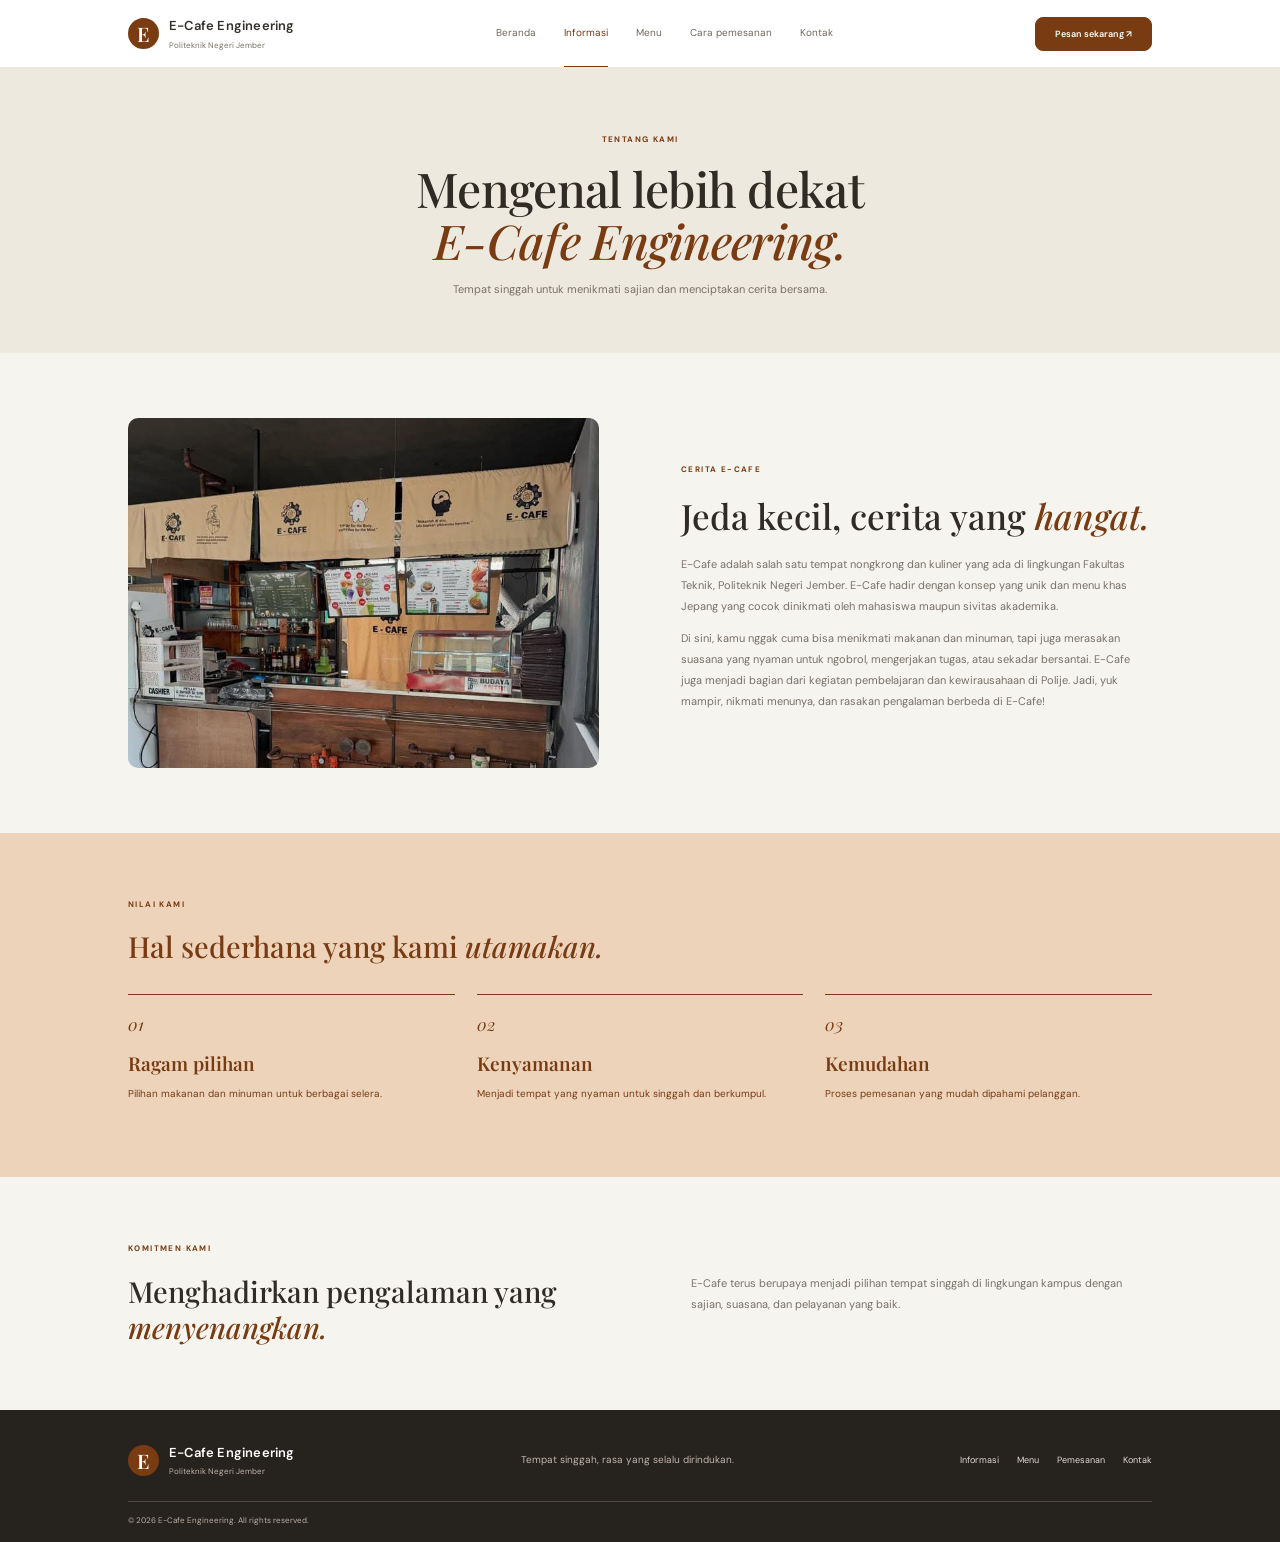
<file: informasi.html>
<!DOCTYPE html>
<html lang="id">

<head>
    <meta charset="UTF-8">
    <meta name="viewport" content="width=device-width, initial-scale=1.0">

    <meta name="description" content="Informasi - E-Cafe Engineering, Politeknik Negeri Jember.">

    <title>Informasi | E-Cafe Engineering</title>

    <link rel="stylesheet" href="css/style.css">
    <script src="js/main.js" defer></script>
</head>

<body>

    <!-- HEADER -->
    <header class="header">

        <a class="brand" href="index.html">
            <span class="brand-symbol">E</span>

            <span>
                <strong>E-Cafe Engineering</strong>
                <small>Politeknik Negeri Jember</small>
            </span>
        </a>

        <button class="nav-toggle" aria-label="Buka menu" aria-expanded="false">
            ☰
        </button>

        <nav class="navigation">
            <a href="index.html">Beranda</a>
            <a class="active" href="informasi.html">Informasi</a>
            <a href="menu.html">Menu</a>
            <a href="pemesanan.html">Cara pemesanan</a>
            <a href="kontak.html">Kontak</a>
        </nav>

        <a class="button button-small header-cta" href="menu.html">
            Pesan sekarang ↗
        </a>

    </header>


    <!-- MAIN CONTENT -->
    <main>

        <!-- PAGE HEADING -->
        <section class="page-heading">

            <p class="eyebrow">TENTANG KAMI</p>

            <h1>
                Mengenal lebih dekat<br>
                <em>E-Cafe Engineering.</em>
            </h1>

            <p>
                Tempat singgah untuk menikmati sajian dan menciptakan
                cerita bersama.
            </p>

        </section>


        <!-- ABOUT E-CAFE -->
        <section class="section about-grid">

            <div class="about-photo">

                <img
                    src="images/kasir2.jpg"
                    alt="Foto asli interior E-Cafe Engineering"
                >

            </div>

            <div>

                <p class="eyebrow">CERITA E-CAFE</p>

                <h2>
                    Jeda kecil, cerita yang <em>hangat.</em>
                </h2>

                <p>
                    E-Cafe adalah salah satu tempat nongkrong dan kuliner yang ada
                     di lingkungan Fakultas Teknik, Politeknik Negeri Jember.
                      E-Cafe hadir dengan konsep yang unik dan menu khas Jepang yang cocok dinikmati
                       oleh mahasiswa maupun sivitas akademika.

                </p>

                <p>
                    Di sini, kamu nggak cuma bisa menikmati makanan dan minuman,
                     tapi juga merasakan suasana yang nyaman untuk ngobrol, 
                     mengerjakan tugas, atau sekadar bersantai.
              
                    E-Cafe juga menjadi bagian dari kegiatan pembelajaran dan
                     kewirausahaan di Polije. Jadi, yuk mampir, nikmati menunya,
                      dan rasakan pengalaman berbeda di E-Cafe!
                </p>

            </div>

        </section>


        <!-- OUR VALUES -->
        <section class="values">

            <div class="section">

                <p class="eyebrow">NILAI KAMI</p>

                <h2>
                    Hal sederhana yang kami <em>utamakan.</em>
                </h2>

                <div class="value-grid">

                    <article>
                        <b>01</b>
                        <h3>Ragam pilihan</h3>
                        <p>
                            Pilihan makanan dan minuman untuk berbagai selera.
                        </p>
                    </article>

                    <article>
                        <b>02</b>
                        <h3>Kenyamanan</h3>
                        <p>
                            Menjadi tempat yang nyaman untuk singgah dan berkumpul.
                        </p>
                    </article>

                    <article>
                        <b>03</b>
                        <h3>Kemudahan</h3>
                        <p>
                            Proses pemesanan yang mudah dipahami pelanggan.
                        </p>
                    </article>

                </div>

            </div>

        </section>


        <!-- OUR COMMITMENT -->
        <section class="section vision-grid">

            <div>

                <p class="eyebrow">KOMITMEN KAMI</p>

                <h2>
                    Menghadirkan pengalaman yang <em>menyenangkan.</em>
                </h2>

            </div>

            <p>
                E-Cafe terus berupaya menjadi pilihan tempat singgah
                di lingkungan kampus dengan sajian, suasana, dan
                pelayanan yang baik.
            </p>

        </section>

    </main>


    <!-- FOOTER -->
    <footer class="footer">

        <div class="footer-main">

            <a class="brand brand-footer" href="index.html">

                <span class="brand-symbol">E</span>

                <span>
                    <strong>E-Cafe Engineering</strong>
                    <small>Politeknik Negeri Jember</small>
                </span>

            </a>

            <p>
                Tempat singgah, rasa yang selalu dirindukan.
            </p>

            <div class="footer-links">
                <a href="informasi.html">Informasi</a>
                <a href="menu.html">Menu</a>
                <a href="pemesanan.html">Pemesanan</a>
                <a href="kontak.html">Kontak</a>
            </div>

        </div>

        <div class="footer-bottom">
            © <span data-year></span> E-Cafe Engineering. All rights reserved.
        </div>

    </footer>

</body>
</html>
</file>
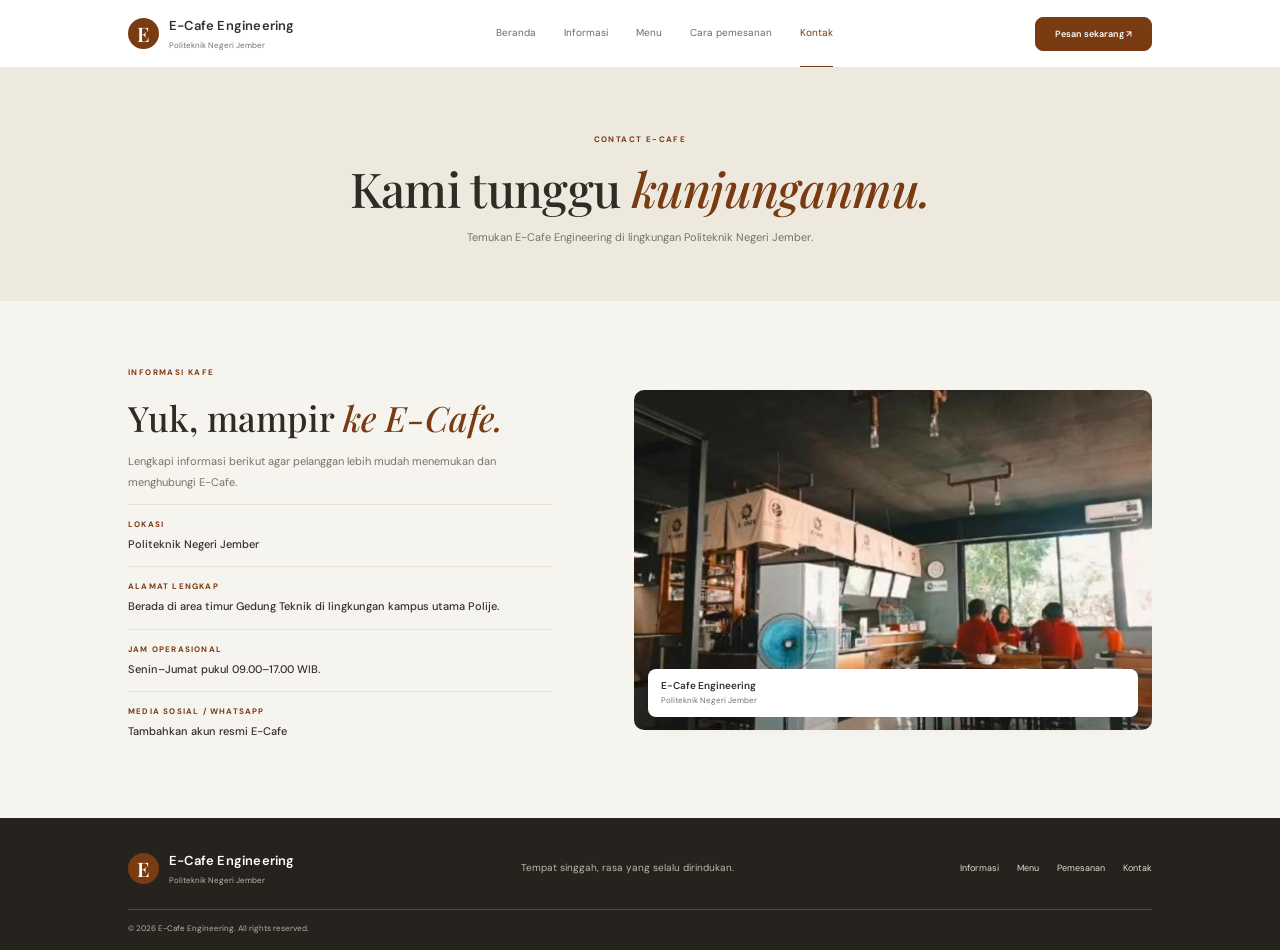
<file: kontak.html>
<!DOCTYPE html>
<html lang="id">

<head>
    <meta charset="UTF-8">
    <meta name="viewport" content="width=device-width, initial-scale=1.0">

    <meta name="description" content="Kontak - E-Cafe Engineering, Politeknik Negeri Jember.">

    <title>Kontak | E-Cafe Engineering</title>

    <link rel="stylesheet" href="css/style.css">
    <script src="js/main.js" defer></script>
</head>

<body>

    <!-- HEADER -->
    <header class="header">

        <a class="brand" href="index.html">
            <span class="brand-symbol">E</span>

            <span>
                <strong>E-Cafe Engineering</strong>
                <small>Politeknik Negeri Jember</small>
            </span>
        </a>

        <button class="nav-toggle" aria-label="Buka menu" aria-expanded="false">
            ☰
        </button>

        <nav class="navigation">
            <a href="index.html">Beranda</a>
            <a href="informasi.html">Informasi</a>
            <a href="menu.html">Menu</a>
            <a href="pemesanan.html">Cara pemesanan</a>
            <a class="active" href="kontak.html">Kontak</a>
        </nav>

        <a class="button button-small header-cta" href="menu.html">
            Pesan sekarang ↗
        </a>

    </header>


    <!-- MAIN CONTENT -->
    <main>

        <!-- PAGE HEADING -->
        <section class="page-heading">

            <p class="eyebrow">CONTACT E-CAFE</p>

            <h1>
                Kami tunggu <em>kunjunganmu.</em>
            </h1>

            <p>
                Temukan E-Cafe Engineering di lingkungan
                Politeknik Negeri Jember.
            </p>

        </section>


        <!-- CONTACT SECTION -->
        <section class="section contact-layout">

            <!-- CONTACT INFORMATION -->
            <div class="contact-copy">

                <p class="eyebrow">INFORMASI KAFE</p>

                <h2>
                    Yuk, mampir <em>ke E-Cafe.</em>
                </h2>

                <p>
                    Lengkapi informasi berikut agar pelanggan lebih mudah
                    menemukan dan menghubungi E-Cafe.
                </p>


                <!-- LOCATION -->
                <div class="contact-item">

                    <small>LOKASI</small>

                    <strong>
                        Politeknik Negeri Jember
                    </strong>

                </div>


                <!-- FULL ADDRESS -->
                <div class="contact-item">

                    <small>ALAMAT LENGKAP</small>

                    <strong>
                        Berada di area timur Gedung 
                        Teknik di lingkungan kampus utama Polije.
                    </strong>

                </div>


                <!-- OPERATING HOURS -->
                <div class="contact-item">

                    <small>JAM OPERASIONAL</small>

                    <strong>
                     Senin–Jumat pukul 09.00–17.00 WIB.
                    </strong>

                </div>


                <!-- SOCIAL MEDIA -->
                <div class="contact-item">

                    <small>MEDIA SOSIAL / WHATSAPP</small>

                    <strong>
                        Tambahkan akun resmi E-Cafe
                    </strong>

                </div>

            </div>


            <!-- CONTACT PHOTO -->
            <div class="contact-photo">

                <img
                    src="images/areacafe.jpg"
                    alt="Foto area kafe E-Cafe Engineering"
                >

                <div class="photo-label">

                    <strong>E-Cafe Engineering</strong>

                    <span>
                        Politeknik Negeri Jember
                    </span>

                </div>

            </div>

        </section>

    </main>


    <!-- FOOTER -->
    <footer class="footer">

        <div class="footer-main">

            <a class="brand brand-footer" href="index.html">

                <span class="brand-symbol">E</span>

                <span>
                    <strong>E-Cafe Engineering</strong>
                    <small>Politeknik Negeri Jember</small>
                </span>

            </a>

            <p>
                Tempat singgah, rasa yang selalu dirindukan.
            </p>

            <div class="footer-links">
                <a href="informasi.html">Informasi</a>
                <a href="menu.html">Menu</a>
                <a href="pemesanan.html">Pemesanan</a>
                <a href="kontak.html">Kontak</a>
            </div>

        </div>


        <!-- COPYRIGHT -->
        <div class="footer-bottom">
            © <span data-year></span> E-Cafe Engineering. All rights reserved.
        </div>

    </footer>

</body>
</html>
</file>
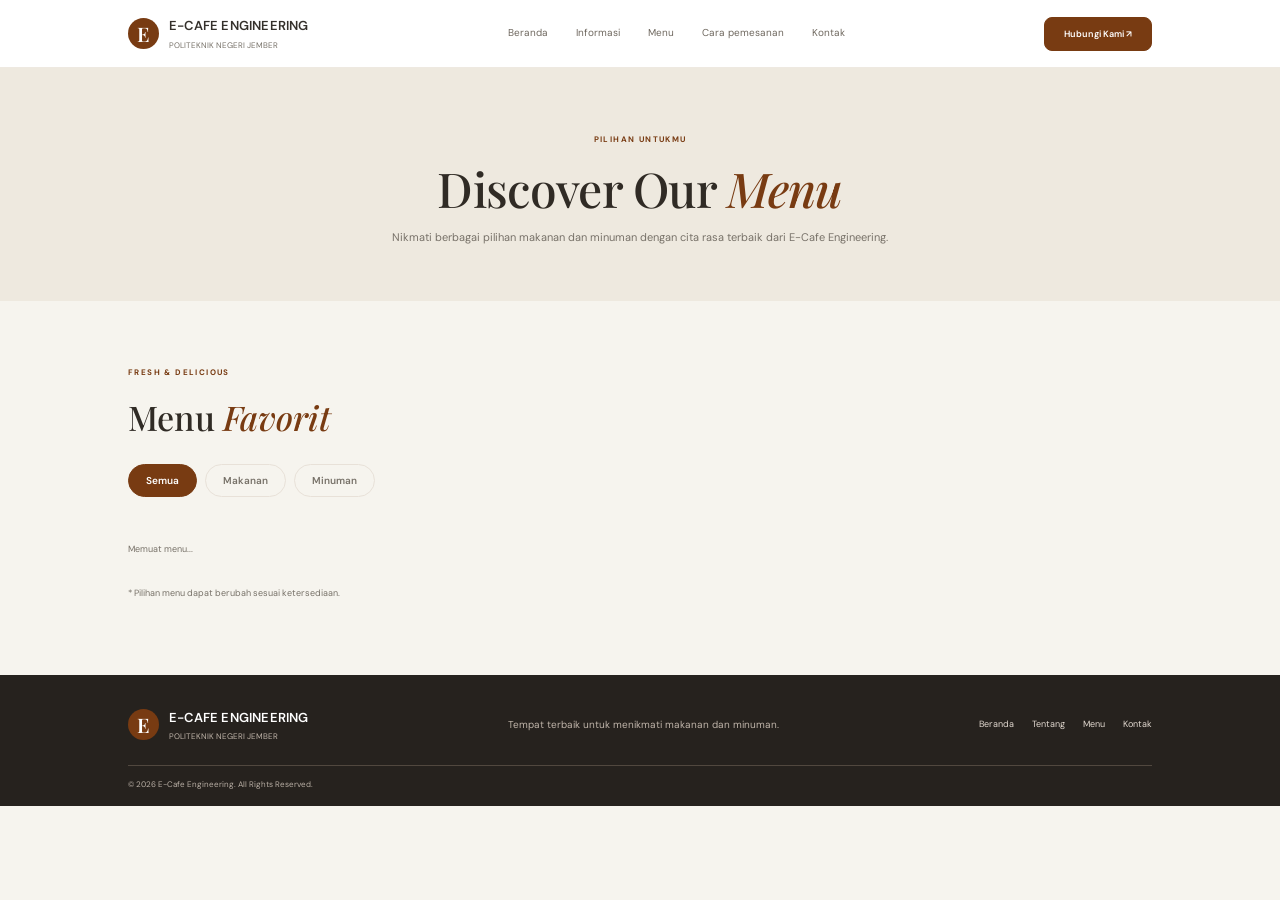
<file: menu.html>
<!DOCTYPE html>
<html lang="id">

<head>
    <meta charset="UTF-8">
    <meta name="viewport" content="width=device-width, initial-scale=1.0">

    <meta name="description" content="Menu E-Cafe Engineering, pilihan makanan dan minuman favorit.">

    <title>Menu | E-Cafe Engineering</title>

    <link rel="stylesheet" href="css/style.css">
    <script src="js/main.js" defer></script>
</head>

<body>

    <!-- HEADER -->
    <header class="header">

        <a href="index.html" class="brand">
            <span class="brand-symbol">E</span>

            <span>
                <strong>E-CAFE ENGINEERING</strong>
                <small>POLITEKNIK NEGERI JEMBER</small>
            </span>
        </a>

        <button class="nav-toggle"
                aria-label="Buka navigasi"
                aria-expanded="false">
            ☰
        </button>

         <nav class="navigation">
            <a class="index.html">Beranda</a>
            <a href="informasi.html">Informasi</a>
            <a href="active" href="menu.html">Menu</a>
            <a href="pemesanan.html">Cara pemesanan</a>
            <a href="kontak.html">Kontak</a>
        </nav>
         <a class="button button-small header-cta" href="kontak.html">
            Hubungi Kami ↗
        </a>

    </header>


    <!-- JUDUL HALAMAN -->
    <section class="page-heading">

        <p class="eyebrow">PILIHAN UNTUKMU</p>

        <h1>Discover Our <em>Menu</em></h1>

        <p>
            Nikmati berbagai pilihan makanan dan minuman
            dengan cita rasa terbaik dari E-Cafe Engineering.
        </p>

    </section>


    <!-- DAFTAR MENU -->
    <main>

        <section class="section">

            <div class="section-heading">

                <div>
                    <p class="eyebrow">FRESH & DELICIOUS</p>

                    <h2>Menu <em>Favorit</em></h2>
                </div>

            </div>


            <!-- FILTER MENU -->
            <div class="filter-row">

                <button class="filter-button active"
                        data-filter="all">
                    Semua
                </button>

                <button class="filter-button"
                        data-filter="makanan">
                    Makanan
                </button>

                <button class="filter-button"
                        data-filter="minuman">
                    Minuman
                </button>

            </div>


            <!-- MENU DIBUAT OTOMATIS OLEH JAVASCRIPT -->
            <div class="full-menu-grid" id="menuGrid">

                <p class="notice">Memuat menu...</p>

            </div>

            <p class="notice">
                * Pilihan menu dapat berubah sesuai ketersediaan.
            </p>

        </section>

    </main>


    <!-- FOOTER -->
    <footer class="footer">

        <div class="footer-main">

            <a href="index.html" class="brand brand-footer">

                <span class="brand-symbol">E</span>

                <span>
                    <strong>E-CAFE ENGINEERING</strong>
                    <small>POLITEKNIK NEGERI JEMBER</small>
                </span>

            </a>

            <p>
                Tempat terbaik untuk menikmati makanan dan minuman.
            </p>

            <div class="footer-links">

                <a href="index.html">Beranda</a>
                <a href="tentang.html">Tentang</a>
                <a href="menu.html">Menu</a>
                <a href="kontak.html">Kontak</a>

            </div>

        </div>

        <div class="footer-bottom">

            © <span data-year></span> E-Cafe Engineering.
            All Rights Reserved.

        </div>

    </footer>

</body>
</html>
</file>
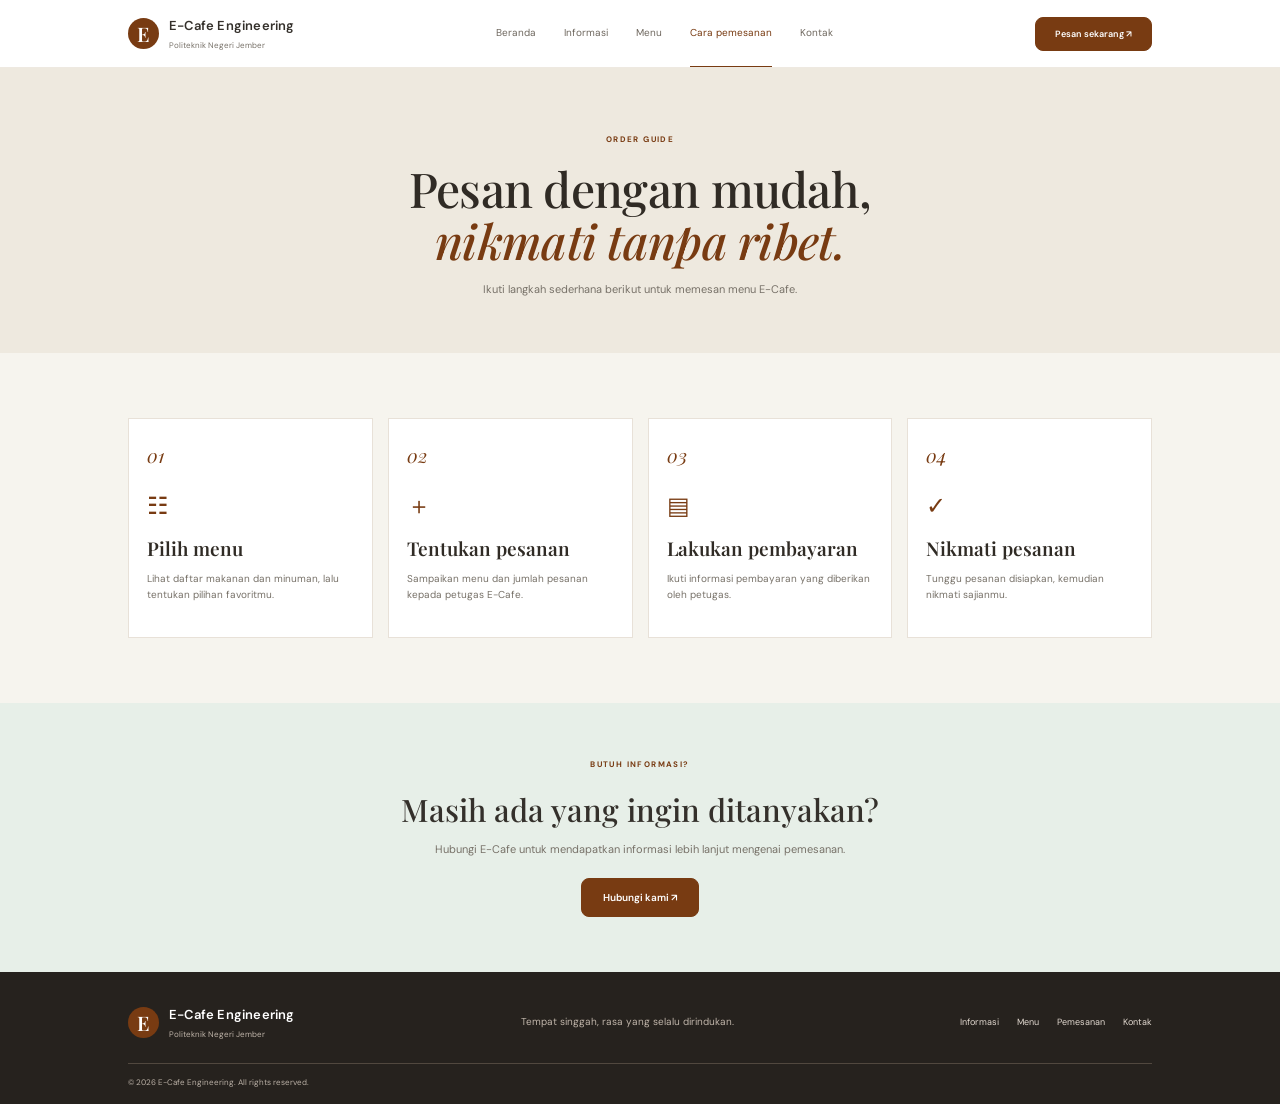
<file: pemesanan.html>
<!DOCTYPE html>
<html lang="id">

<head>
    <meta charset="UTF-8">
    <meta name="viewport" content="width=device-width, initial-scale=1.0">

    <meta name="description" content="Cara Pemesanan - E-Cafe Engineering, Politeknik Negeri Jember.">

    <title>Cara Pemesanan | E-Cafe Engineering</title>

    <link rel="stylesheet" href="css/style.css">
    <script src="js/main.js" defer></script>
</head>

<body>

    <!-- HEADER -->
    <header class="header">

        <a class="brand" href="index.html">

            <span class="brand-symbol">E</span>

            <span>
                <strong>E-Cafe Engineering</strong>
                <small>Politeknik Negeri Jember</small>
            </span>

        </a>

        <button class="nav-toggle" aria-label="Buka menu" aria-expanded="false">
            ☰
        </button>

        <nav class="navigation">
            <a href="index.html">Beranda</a>
            <a href="informasi.html">Informasi</a>
            <a href="menu.html">Menu</a>
            <a class="active" href="pemesanan.html">Cara pemesanan</a>
            <a href="kontak.html">Kontak</a>
        </nav>

        <a class="button button-small header-cta" href="menu.html">
            Pesan sekarang ↗
        </a>

    </header>


    <!-- MAIN CONTENT -->
    <main>

        <!-- PAGE HEADING -->
        <section class="page-heading">

            <p class="eyebrow">ORDER GUIDE</p>

            <h1>
                Pesan dengan mudah,<br>
                <em>nikmati tanpa ribet.</em>
            </h1>

            <p>
                Ikuti langkah sederhana berikut untuk memesan
                menu E-Cafe.
            </p>

        </section>


        <!-- ORDER STEPS -->
        <section class="section">

            <div class="steps-grid">


                <!-- STEP 01 -->
                <article class="step-card">

                    <span>01</span>

                    <div class="step-icon">
                        ☷
                    </div>

                    <h2>Pilih menu</h2>

                    <p>
                        Lihat daftar makanan dan minuman,
                        lalu tentukan pilihan favoritmu.
                    </p>

                </article>


                <!-- STEP 02 -->
                <article class="step-card">

                    <span>02</span>

                    <div class="step-icon">
                        ＋
                    </div>

                    <h2>Tentukan pesanan</h2>

                    <p>
                        Sampaikan menu dan jumlah pesanan
                        kepada petugas E-Cafe.
                    </p>

                </article>


                <!-- STEP 03 -->
                <article class="step-card">

                    <span>03</span>

                    <div class="step-icon">
                        ▤
                    </div>

                    <h2>Lakukan pembayaran</h2>

                    <p>
                        Ikuti informasi pembayaran yang
                        diberikan oleh petugas.
                    </p>

                </article>


                <!-- STEP 04 -->
                <article class="step-card">

                    <span>04</span>

                    <div class="step-icon">
                        ✓
                    </div>

                    <h2>Nikmati pesanan</h2>

                    <p>
                        Tunggu pesanan disiapkan,
                        kemudian nikmati sajianmu.
                    </p>

                </article>

            </div>

        </section>


        <!-- ORDER INFORMATION -->
        <section class="order-note">

            <p class="eyebrow">BUTUH INFORMASI?</p>

            <h2>
                Masih ada yang ingin ditanyakan?
            </h2>

            <p>
                Hubungi E-Cafe untuk mendapatkan informasi
                lebih lanjut mengenai pemesanan.
            </p>

            <a class="button" href="kontak.html">
                Hubungi kami ↗
            </a>

        </section>

    </main>


    <!-- FOOTER -->
    <footer class="footer">

        <div class="footer-main">

            <a class="brand brand-footer" href="index.html">

                <span class="brand-symbol">E</span>

                <span>
                    <strong>E-Cafe Engineering</strong>
                    <small>Politeknik Negeri Jember</small>
                </span>

            </a>

            <p>
                Tempat singgah, rasa yang selalu dirindukan.
            </p>

            <div class="footer-links">
                <a href="informasi.html">Informasi</a>
                <a href="menu.html">Menu</a>
                <a href="pemesanan.html">Pemesanan</a>
                <a href="kontak.html">Kontak</a>
            </div>

        </div>


        <!-- COPYRIGHT -->
        <div class="footer-bottom">
            © <span data-year></span> E-Cafe Engineering. All rights reserved.
        </div>

    </footer>

</body>
</html>
</file>
<file: css/style.css>
/* =========================================
   1. IMPORT FONT
========================================= */

@import url('https://fonts.googleapis.com/css2?family=DM+Sans:wght@400;500;600;700&family=Playfair+Display:ital,wght@0,500;0,600;0,700;1,500&display=swap');


/* =========================================
   2. ROOT / VARIABEL WARNA
========================================= */

:root {
    --brown: #783b12;
    --dark: #302b25;
    --ink: #34302b;
    --muted: #777168;
    --cream: #f6f4ee;
    --white: #fff;
    --sage: #e7efe8;
    --line: #e8e1d8;

    --serif: 'Playfair Display', Georgia, serif;
    --sans: 'DM Sans', Arial, sans-serif;
}


/* =========================================
   3. RESET DAN DASAR
========================================= */

* {
    box-sizing: border-box;
}

html {
    scroll-behavior: smooth;
}

body {
    margin: 0;
    background: var(--cream);
    color: var(--ink);
    font-family: var(--sans);
    line-height: 1.65;
}

img {
    display: block;
    width: 100%;
    object-fit: cover;
}

a {
    text-decoration: none;
    color: inherit;
}


/* =========================================
   4. HEADER DAN NAVIGASI
========================================= */

.header {
    height: 68px;
    padding: 0 10%;
    display: flex;
    align-items: center;
    justify-content: space-between;
    background: #fff;
    position: sticky;
    top: 0;
    z-index: 10;
    border-bottom: 1px solid #eee9e1;
}

.brand {
    display: flex;
    align-items: center;
    gap: 10px;
}

.brand-symbol {
    width: 31px;
    height: 31px;
    border-radius: 50%;
    display: grid;
    place-items: center;
    background: var(--brown);
    color: white;
    font: 600 20px var(--serif);
}

.brand strong,
.brand small {
    display: block;
}

.brand strong {
    font-size: 13px;
    font-weight: 600;
    letter-spacing: .2px;
}

.brand small {
    font-size: 8px;
    color: var(--muted);
    margin-top: 2px;
}

.navigation {
    display: flex;
    gap: 28px;
    align-items: center;
}

.navigation a {
    font-size: 10px;
    color: #6f685f;
    padding: 25px 0;
}

.navigation a:hover,
.navigation a.active {
    color: var(--brown);
    border-bottom: 1px solid var(--brown);
}

.nav-toggle {
    display: none;
    border: 0;
    background: none;
    font-size: 24px;
    color: var(--brown);
}


/* =========================================
   5. BUTTON
========================================= */

.button {
    display: inline-flex;
    align-items: center;
    justify-content: center;
    background: var(--brown);
    color: #fff;
    padding: 12px 21px;
    border-radius: 8px;
    font: 600 10px var(--sans);
    transition: .2s;
    border: 1px solid var(--brown);
}

.button:hover {
    background: var(--dark);
    border-color: var(--dark);
    transform: translateY(-2px);
}

.button-small {
    padding: 10px 19px;
    font-size: 9px;
}

.button-outline {
    background: transparent;
    color: var(--brown);
    border-color: var(--line);
}

.button-outline:hover {
    color: white;
}

.button-light {
    background: var(--brown);
    color: #fff;
    border-color: var(--brown);
}


/* =========================================
   6. HERO SECTION
========================================= */

.hero {
    padding: 27px 10% 30px;
    display: grid;
    grid-template-columns: 1fr 1fr;
    gap: 8%;
    align-items: center;
    min-height: 385px;
}

.eyebrow {
    font-size: 8px;
    letter-spacing: 1.4px;
    color: var(--brown);
    font-weight: 700;
    margin: 0 0 17px;
}

.hero h1,
.page-heading h1 {
    font: 500 clamp(38px, 4.5vw, 54px)/1.08 var(--serif);
    letter-spacing: -.7px;
    margin: 0 0 16px;
    color: var(--dark);
}

h1 em,
h2 em {
    color: #783b12;
    font-weight: 500;
}

.hero-description {
    font-size: 11px;
    line-height: 1.8;
    color: var(--muted);
    max-width: 365px;
}

.button-row {
    display: flex;
    gap: 10px;
    margin-top: 20px;
    flex-wrap: wrap;
}

.hero-tags {
    font-size: 9px;
    color: var(--brown);
    margin-top: 22px;
}

.hero-image-wrap {
    height: 330px;
    position: relative;
}

.hero-image {
    height: 100%;
    border-radius: 13px;
}

.photo-label {
    position: absolute;
    left: 14px;
    right: 14px;
    bottom: 13px;
    background: white;
    border-radius: 8px;
    padding: 9px 13px;
    display: flex;
    flex-direction: column;
    box-shadow: 0 5px 20px #00000012;
}

.photo-label strong {
    font-size: 10px;
    font-weight: 600;
}

.photo-label span {
    font-size: 8px;
    color: var(--muted);
}


/* =========================================
   7. INTRO SECTION
========================================= */

.intro-section {
    background:#ecd3ba;
    padding: 35px 10% 39px;
    display: grid;
    grid-template-columns: 1fr 1.15fr;
    gap: 10%;
    align-items: start;
}

.intro-section h2,
.section h2,
.why-content h2,
.about-grid h2,
.vision-grid h2,
.contact-copy h2 {
    font: 500 29px/1.25 var(--serif);
    margin: 0;
    color: var(--dark);
}

.intro-content > p {
    font-size: 11px;
    margin: 0 0 19px;
    max-width: 480px;
}

.mini-points {
    display: grid;
    grid-template-columns: 1fr 1fr;
    gap: 30px;
}

.mini-points b {
    font-size: 8px;
    color: var(--brown);
}

.mini-points h3 {
    font-size: 10px;
    margin: 5px 0;
}

.mini-points p {
    font-size: 9px;
    color: var(--muted);
    margin: 0;
}


/* =========================================
   8. SECTION UMUM
========================================= */

.section {
    padding: 65px 10%;
}

.section-heading {
    display: flex;
    justify-content: space-between;
    align-items: end;
    margin-bottom: 25px;
}

.section-heading h2 {
    font-size: 34px;
}

.text-link {
    font-size: 10px;
    color: var(--brown);
    font-weight: 700;
}


/* =========================================
   9. KARTU MENU
========================================= */

.menu-preview,
.full-menu-grid {
    display: grid;
    grid-template-columns: repeat(3, 1fr);
    gap: 17px;
}

.menu-preview-card,
.food-card {
    background: #fff;
    border: 1px solid var(--line);
    overflow: hidden;
}

.menu-preview-card img,
.food-card img {
    height: 175px;
}

.menu-preview-card div,
.food-card div {
    padding: 15px;
}

.menu-preview-card span,
.food-card span {
    font-size: 8px;
    letter-spacing: 1.2px;
    color: var(--brown);
    font-weight: 700;
}

.menu-preview-card h3,
.food-card h3 {
    font: 600 19px var(--serif);
    margin: 4px 0;
}

.menu-preview-card p,
.food-card p {
    font-size: 10px;
    color: var(--muted);
    margin: 0;
}


/* =========================================
   10. WHY SECTION
========================================= */

.why-section {
    display: grid;
    grid-template-columns: 1fr 1fr;
    background: #ecd3ba;
    color: white;
}

.why-photo img {
    height: 100%;
    min-height: 350px;
}

.why-content {
    padding: 55px 12% 55px 10%;
    align-self: center;
}

.why-content h2 {
    color: rgb(0, 0, 0);
    font-size: 35px;
}

.why-content > p:not(.eyebrow) {
    font-size: 11px;
    color: #000000;
    line-height: 1.9;
    margin: 16px 0 22px;
}


/* =========================================
   11. ORDER BANNER
========================================= */

.order-banner {
    text-align: center;
    background: #eee9df;
}

.order-banner h2 {
    font-size: 35px;
}

.order-banner > p:not(.eyebrow) {
    font-size: 11px;
    color: var(--muted);
    margin: 10px 0 20px;
}


/* =========================================
   12. FOOTER
========================================= */

.footer {
    background: #26221e;
    color: #eee5dc;
    padding: 32px 10% 15px;
}

.footer-main {
    display: flex;
    align-items: center;
    justify-content: space-between;
    gap: 20px;
    flex-wrap: wrap;
}

.brand-footer strong {
    color: white;
}

.brand-footer small {
    color: #c0b5aa;
}

.footer-main > p {
    font-size: 10px;
    color: #c0b5aa;
}

.footer-links {
    display: flex;
    gap: 18px;
}

.footer-links a {
    font-size: 9px;
    color: #e2d9d0;
}

.footer-bottom {
    border-top: 1px solid #51483f;
    margin-top: 22px;
    padding-top: 12px;
    font-size: 8px;
    color: #b9afa5;
}


/* =========================================
   13. PAGE HEADING
========================================= */

.page-heading {
    text-align: center;
    padding: 65px 15px 55px;
    background: #eee9df;
}

.page-heading h1 {
    font-size: 48px;
    margin-bottom: 13px;
}

.page-heading > p:last-child {
    font-size: 11px;
    color: var(--muted);
    margin: 0;
}


/* =========================================
   14. ABOUT SECTION
========================================= */

.about-grid {
    display: grid;
    grid-template-columns: 1fr 1fr;
    gap: 8%;
    align-items: center;
}

.about-photo img {
    height: 350px;
    border-radius: 10px;
}

.about-grid h2 {
    font-size: 35px;
    margin-bottom: 17px;
}

.about-grid p:not(.eyebrow),
.vision-grid > p,
.contact-copy > p:not(.eyebrow) {
    font-size: 11px;
    color: var(--muted);
    line-height: 1.9;
}


/* =========================================
   15. VALUES SECTION
========================================= */

.values {
    background: #ecd3ba;
    color: #783b12;
}

.values .section h2 {
    color: #783b12;
}

.value-grid {
    display: grid;
    grid-template-columns: repeat(3, 1fr);
    gap: 22px;
    margin-top: 30px;
}

.value-grid article {
    border-top: 1px solid #783b12;
    padding-top: 18px;
}

.value-grid b {
    font: italic 17px var(--serif);
    color: #783b12;
}

.value-grid h3 {
    font: 600 19px var(--serif);
    margin: 10px 0;
}

.value-grid p {
    font-size: 10px;
    color: #783b12;
}


/* =========================================
   16. VISION SECTION
========================================= */

.vision-grid {
    display: grid;
    grid-template-columns: 1fr 1fr;
    gap: 10%;
    align-items: center;
}


/* =========================================
   17. FILTER MENU
========================================= */

.filter-row {
    display: flex;
    gap: 8px;
    margin-bottom: 25px;
}

.filter-button {
    border: 1px solid var(--line);
    background: transparent;
    padding: 9px 17px;
    border-radius: 20px;
    font: 600 10px var(--sans);
    color: var(--muted);
    cursor: pointer;
}

.filter-button.active,
.filter-button:hover {
    background: var(--brown);
    border-color: var(--brown);
    color: white;
}

.full-menu-grid {
    row-gap: 20px;
}

.food-card[hidden] {
    display: none;
}

.notice {
    font-size: 9px;
    color: var(--muted);
    margin-top: 20px;
}


/* =========================================
   18. ORDER STEPS
========================================= */

.steps-grid {
    display: grid;
    grid-template-columns: repeat(4, 1fr);
    gap: 15px;
}

.step-card {
    background: #fff;
    border: 1px solid var(--line);
    padding: 23px 18px;
    min-height: 220px;
}

.step-card > span {
    font: italic 19px var(--serif);
    color: var(--brown);
}

.step-icon {
    font-size: 24px;
    color: var(--brown);
    margin-top: 15px;
}

.step-card h2 {
    font: 600 19px var(--serif);
    margin: 9px 0;
}

.step-card p {
    font-size: 10px;
    color: var(--muted);
}


/* =========================================
   19. ORDER NOTE
========================================= */

.order-note {
    text-align: center;
    background: var(--sage);
    padding: 55px 15px;
}

.order-note h2 {
    font: 500 31px var(--serif);
    margin: 0;
}

.order-note > p:not(.eyebrow) {
    font-size: 11px;
    color: var(--muted);
    margin: 10px 0 20px;
}


/* =========================================
   20. CONTACT SECTION
========================================= */

.contact-layout {
    display: grid;
    grid-template-columns: .9fr 1.1fr;
    gap: 8%;
    align-items: center;
}

.contact-copy h2 {
    font-size: 35px;
}

.contact-item {
    display: flex;
    flex-direction: column;
    border-top: 1px solid var(--line);
    padding: 13px 0;
    gap: 4px;
}

.contact-item small {
    font-size: 8px;
    letter-spacing: 1.2px;
    color: var(--brown);
    font-weight: 700;
}

.contact-item strong {
    font-size: 11px;
    font-weight: 500;
}

.contact-photo {
    position: relative;
}

.contact-photo img {
    height: 340px;
    border-radius: 10px;
}


/* =========================================
   21. RESPONSIVE TABLET
========================================= */

@media (max-width: 850px) {

    .header {
        padding: 0 5%;
    }

    .navigation {
        gap: 13px;
    }

    .navigation a {
        font-size: 9px;
    }

    .hero,
    .intro-section,
    .section {
        padding-left: 6%;
        padding-right: 6%;
    }

    .hero {
        gap: 5%;
    }

    .hero h1 {
        font-size: 43px;
    }

    .hero-image-wrap {
        height: 290px;
    }

    .steps-grid {
        grid-template-columns: repeat(2, 1fr);
    }
}


/* =========================================
   22. RESPONSIVE MOBILE
========================================= */

@media (max-width: 650px) {

    /* Header dan navigasi */

    .header {
        height: 65px;
        padding: 0 5%;
    }

    .nav-toggle {
        display: block;
    }

    .header > .button-small {
        display: none;
    }

    .navigation {
        display: none;
        position: absolute;
        top: 65px;
        left: 0;
        right: 0;
        background: white;
        padding: 15px 6% 22px;
        box-shadow: 0 12px 20px #0000000d;
        align-items: stretch;
        flex-direction: column;
        gap: 0;
    }

    .navigation.open {
        display: flex;
    }

    .navigation a {
        padding: 11px 0;
        border-bottom: 1px solid #f0ece6;
    }

    .navigation a.active {
        border-bottom: 1px solid var(--brown);
    }


    /* Hero */

    .hero {
        grid-template-columns: 1fr;
        padding-top: 38px;
        padding-bottom: 35px;
        gap: 28px;
    }

    .hero h1 {
        font-size: 44px;
    }

    .hero-image-wrap {
        height: 270px;
    }


    /* Intro */

    .intro-section {
        grid-template-columns: 1fr;
        gap: 18px;
        padding-top: 30px;
        padding-bottom: 30px;
    }

    .mini-points {
        gap: 15px;
    }


    /* Section */

    .section {
        padding-top: 48px;
        padding-bottom: 48px;
    }

    .section-heading {
        align-items: start;
        gap: 12px;
        flex-direction: column;
    }

    .section-heading h2 {
        font-size: 30px;
    }


    /* Menu */

    .menu-preview,
    .full-menu-grid {
        grid-template-columns: 1fr 1fr;
        gap: 11px;
    }

    .menu-preview-card img,
    .food-card img {
        height: 135px;
    }

    .menu-preview-card div,
    .food-card div {
        padding: 11px;
    }

    .menu-preview-card h3,
    .food-card h3 {
        font-size: 17px;
    }


    /* Why section */

    .why-section {
        grid-template-columns: 1fr;
    }

    .why-photo img {
        min-height: 240px;
        height: 240px;
    }

    .why-content {
        padding: 38px 7%;
    }

    .why-content h2 {
        font-size: 31px;
    }


    /* Footer */

    .footer {
        padding: 28px 6% 14px;
    }

    .footer-main {
        align-items: flex-start;
        flex-direction: column;
        gap: 10px;
    }

    .footer-links {
        flex-wrap: wrap;
    }


    /* Page heading */

    .page-heading {
        padding: 50px 7% 42px;
    }

    .page-heading h1 {
        font-size: 39px;
    }


    /* About, vision, contact */

    .about-grid,
    .vision-grid,
    .contact-layout {
        grid-template-columns: 1fr;
        gap: 25px;
    }

    .about-photo img {
        height: 270px;
    }

    .about-grid h2,
    .contact-copy h2 {
        font-size: 30px;
    }


    /* Values */

    .value-grid {
        grid-template-columns: 1fr;
        gap: 12px;
    }

    .value-grid article {
        padding-top: 13px;
    }


    /* Order steps */

    .steps-grid {
        grid-template-columns: 1fr 1fr;
        gap: 10px;
    }

    .step-card {
        padding: 17px 13px;
        min-height: 200px;
    }

    .step-card h2 {
        font-size: 17px;
    }


    /* Contact */

    .contact-photo img {
        height: 260px;
    }
}


/* =========================================
   23. RESPONSIVE HP KECIL
========================================= */

@media (max-width: 390px) {

    .menu-preview,
    .full-menu-grid {
        grid-template-columns: 1fr;
    }

    .menu-preview-card img,
    .food-card img {
        height: 190px;
    }

    .steps-grid {
        grid-template-columns: 1fr;
    }

    .hero h1 {
        font-size: 39px;
    }
}
</file>
